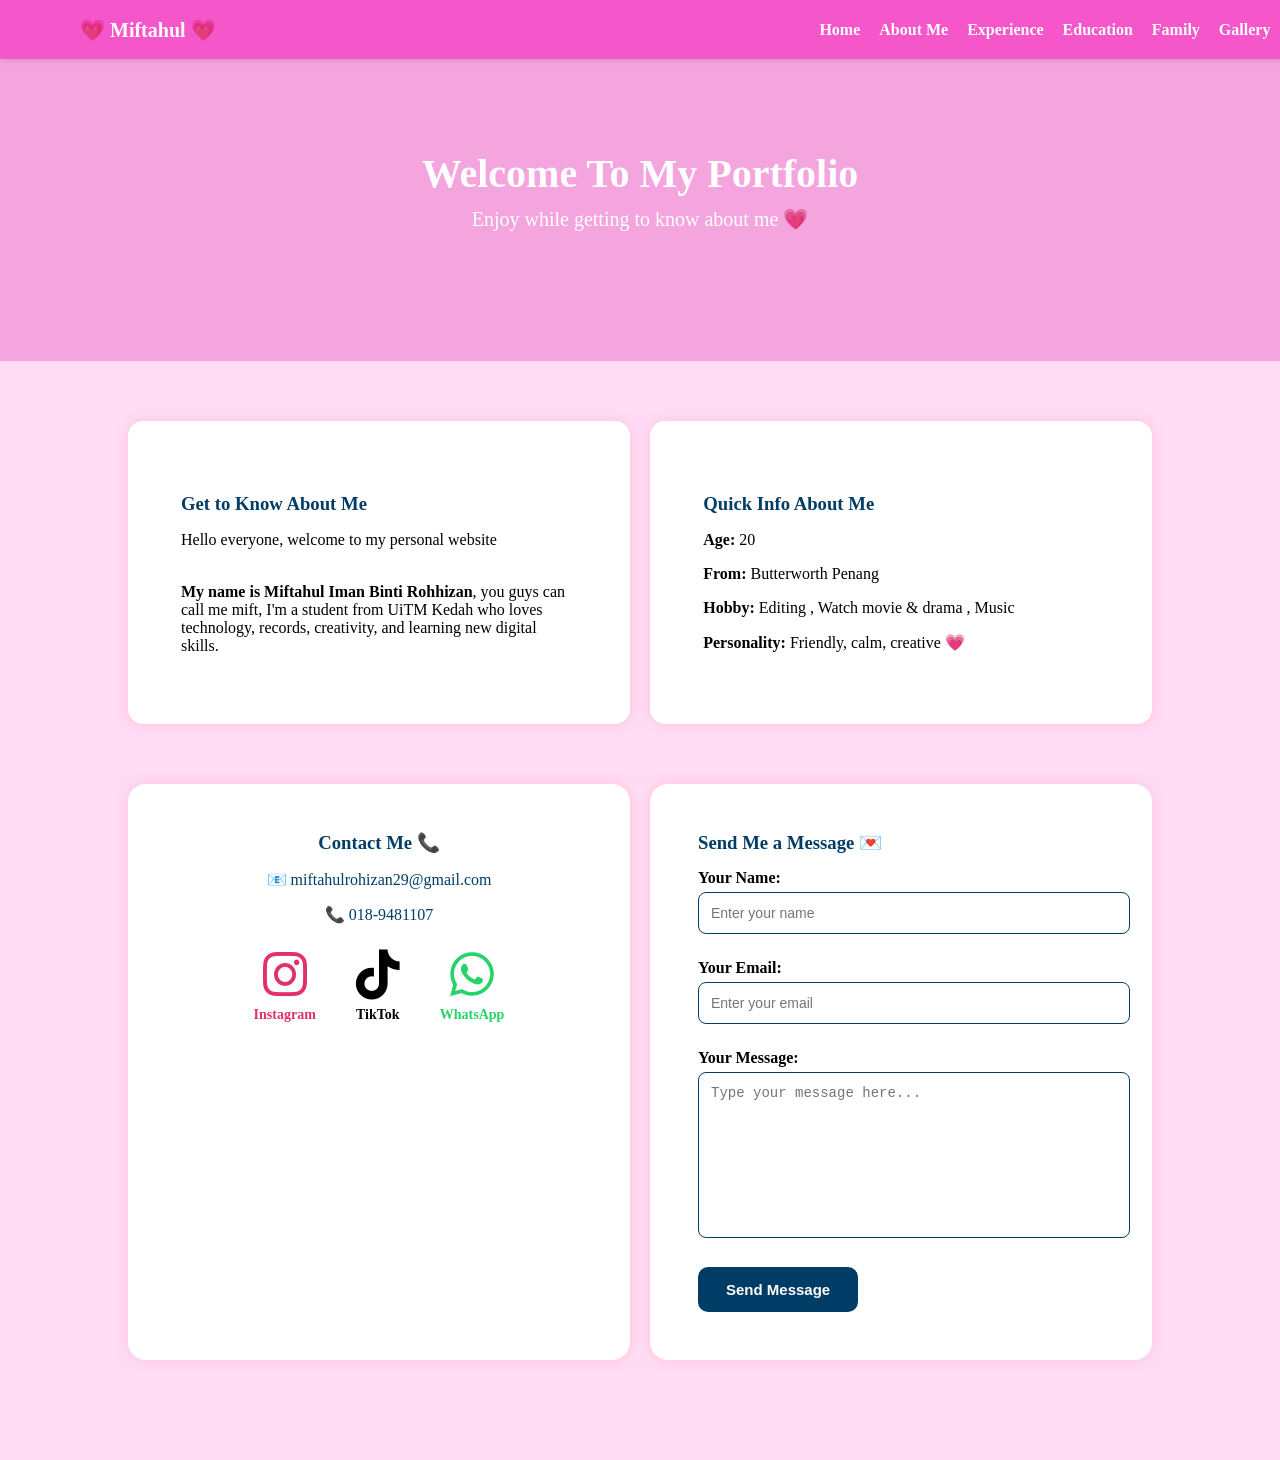
<file: index.html>
<!DOCTYPE html>
<html>
<head>
    <meta charset="UTF-8">
    <title> 💗 Miftahul Iman 💗</title>
	<!-- FONT AWESOME -->
    <link rel="stylesheet" href="https://cdnjs.cloudflare.com/ajax/libs/font-awesome/6.4.0/css/all.min.css" />

    <style>
        /* Soft glow */
        .glow-box {
            box-shadow: 0 0 12px rgba(255, 170, 200, 0.5);
            transition: 0.3s ease;
            opacity: 0;
            font-family: "Times New Roman", Times, serif;
        }
        .glow-box:hover {
            box-shadow: 0 0 22px rgba(255, 120, 180, 0.85);
            transform: translateY(-5px);
        }

        .shake:hover {
            animation: shakeAnim 0.4s ease;
        }
        @keyframes shakeAnim {
            0% { transform: translateX(0); }
            25% { transform: translateX(-3px); }
            50% { transform: translateX(3px); }
            75% { transform: translateX(-3px); }
            100% { transform: translateX(0); }
        }

        .gradient-border {
            border: 3px solid transparent;
            background-image: linear-gradient(#fff, #fff),
                              linear-gradient(45deg, #ffb6d5, #b2e5ff);
            background-origin: border-box;
            background-clip: content-box, border-box;
        }

        .glow-btn {
            transition: 0.3s;
            font-family: "Times New Roman", Times, serif;
        }
        .glow-btn:hover {
            box-shadow: 0 0 15px rgba(255, 100, 150, 0.9);
            transform: scale(1.05);
        }

        @keyframes fadeIn {
            from { opacity: 0; }
            to { opacity: 1; }
        }

        body {
            margin:0;
            background: #ffcce7; /* solid pink */
            font-family: "Times New Roman", Times, serif;
        }

        /* Navbar container */
        .navbar {
            display:flex;
            justify-content:space-between;
            align-items:center;
            padding:17.5px 80px;
            background:#f556ca;
            position:fixed;
            top:0;
            left:0;
            width:93%;
            box-shadow:0 2px 5px rgba(0,0,0,0.1);
            z-index:1000;
            font-family: 'Times New Roman', serif;
        }

        /* Logo */
        .navbar .logo {
            color:white;
            font-weight:bold;
            font-size:20px;
        }

        /* Links */
        .navbar .nav-links a {
            margin-left:15px;
            text-decoration:none;
            color:white;
            font-weight:bold;
            position:relative;
            transition: 0.3s ease, box-shadow 0.3s ease;
        }

        /* Hover & focus glow effect */
        .navbar .nav-links a:hover,
        .navbar .nav-links a:focus {
            color:#fff;
            text-shadow: 0 0 5px #fff, 0 0 10px #ff85d0, 0 0 20px #ff14b7;
            box-shadow: 0 0 15px #ff14b7, 0 0 25px #ff85d0;
            transform: translateY(-2px);
        }

        /* Optional: subtle pulsing animation on hover */
        @keyframes neonPulse {
            0%, 100% { text-shadow: 0 0 5px #fff, 0 0 10px #ff85d0, 0 0 20px #ff14b7; }
            50% { text-shadow: 0 0 10px #fff, 0 0 20px #ff85d0, 0 0 30px #ff14b7; }
        }
        .navbar .nav-links a:hover {
            animation: neonPulse 1.5s infinite alternate;
        }

        /* WRAPPER FLEX */
        .contact-message-wrapper{
            display:flex;
            flex-wrap:wrap;
            justify-content:space-between;
            gap:20px;
            width:80%;
            margin:60px auto;
        }

        /* BOX STYLING */
        .contact-box, .message-box{
            flex:1;
            min-width:280px;
            padding:45px;
            background:white;
            border-radius:18px;
            text-align:center;
        }

        /* HEADING */
        .contact-box h3, .message-box h3{
            color:#003d66;
            margin-top:0;
            margin-bottom:15px;
        }

        /* LINKS */
        .contact-box a{
            text-decoration:none;
            color:#003d66;
        }

        /* SOCIAL ICON GRID */
        .social-grid{
            display:flex;
            flex-wrap:wrap;
            justify-content:center;
            gap:40px;
            margin-top:25px;
        }

        .social-icon{
            display:flex;
            flex-direction:column;
            align-items:center;
            text-decoration:none;
            font-weight:bold;
            transition:0.3s;
        }

        .social-icon i{
            font-size:50px;
            margin-bottom:8px;
            transition:0.3s;
        }

        .social-icon span{
            font-size:14px;
        }

        .social-icon.instagram i, .social-icon.instagram span{
            color:#E1306C;
        }
        .social-icon.tiktok i, .social-icon.tiktok span{
            color:#000000;
        }
        .social-icon.whatsapp i, .social-icon.whatsapp span{
            color:#25D366;
        }

        /* hover */
        .social-icon:hover i{
            transform:scale(1.2);
            color:#ff4081;
        }

        /* SEND MESSAGE FORM */
        .message-box{
            text-align:left;
        }

        .message-box label{
            font-weight:bold;
            display:block;
            margin-top:10px;
            margin-bottom:5px;
        }

        .message-box input, .message-box textarea{
            width:100%;
            padding:12px;
            border-radius:8px;
            border:1px solid #003d66;
            font-size:14px;
            margin-bottom:15px;
        }

        .message-box textarea{
            height:140px;
            resize:none;
        }

        .message-box button{
            margin-top:10px;
            padding:14px 28px;
            background:#003d66;
            color:white;
            border:none;
            border-radius:10px;
            font-weight:bold;
            font-size:15px;
            cursor:pointer;
        }

        /* RESPONSIVE */
        @media(max-width:768px){
            .contact-message-wrapper{
                flex-direction:column;
            }

            .contact-box, .message-box{
                text-align:center;
            }

            .message-box{
                text-align:left;
            }
        }
    </style>
</head>
<body>

<!-- NAVBAR -->
<div class="navbar">
    <div class="logo">💗 Miftahul 💗</div>
    <div class="nav-links">
        <a href="index.html">Home</a>
        <a href="about.html">About Me</a>
        <a href="experience.html">Experience</a>
        <a href="education.html">Education</a>
        <a href="family.html">Family</a>
        <a href="gallery.html">Gallery</a>
    </div>
</div>

<!-- HEADER DENGAN BACKGROUND WARNA -->
<div style="padding:70px 0 100px 0; text-align:center; background-color: #f4a5de;">
    <header style="text-align:center; padding:40px 0 10px 0; margin-top:40px; font-family: 'Times New Roman', Times, serif;">
        <h1 style="color:white; font-size:40px; margin:0;"> Welcome To My Portfolio </h1>
        <p style="color:white; font-size:20px; margin-top:10px;"> Enjoy while getting to know about me 💗</p>
    </header>
</div>

<!-- SECTION BAWAH -->
<div style="background:#ffdcf4; padding:60px 0 40px 0;">
    <!-- 2 BOXES -->
    <div style="display:flex; justify-content:space-between; width:80%; margin:0 auto; gap:2%;">
        <div class="glow-box gradient-border shake" style="flex:1; padding:50px; border-radius:15px; background:white; text-align:left;">
            <h3 style="color:#003d66; margin-bottom:15px;">Get to Know About Me</h3>
            <p>Hello everyone, welcome to my personal website</p><br>
			<strong>My name is Miftahul Iman Binti Rohhizan</strong>, you guys can call me mift, I'm a student from UiTM Kedah who loves technology, records, creativity, and learning new digital skills.</p>
        </div>

        <div class="glow-box gradient-border shake" style="flex:1; padding:50px; border-radius:15px; background:white; text-align:left;">
            <h3 style="color:#003d66; margin-bottom:15px;">Quick Info About Me</h3>
            <p><strong>Age:</strong> 20</p>
            <p><strong>From:</strong> Butterworth Penang</p>
            <p><strong>Hobby:</strong> Editing , Watch movie & drama , Music</p>
            <p><strong>Personality:</strong> Friendly, calm, creative 💗</p>
        </div>
    </div>

    <!-- CONTACT + MESSAGE BOXES -->
    <div class="contact-message-wrapper">
        <!-- CONTACT ME -->
      <div class="contact-box glow-box gradient-border shake">
    <h3>Contact Me 📞</h3>
    <p>📧 <a href="mailto:miftahulrohizan29@gmail.com" target="_blank">miftahulrohizan29@gmail.com</a></p>
    <p>📞 <a href="tel:+60189481107">018-9481107</a></p>

    <!-- SOCIAL ICONS GRID -->
    <div class="social-grid">
        <a href="https://www.instagram.com/justmiftt" target="_blank" class="social-icon instagram">
            <i class="fab fa-instagram"></i>
            <span>Instagram</span>
        </a>
        <a href="https://www.tiktok.com/@yokiesz" target="_blank" class="social-icon tiktok">
            <i class="fab fa-tiktok"></i>
            <span>TikTok</span>
        </a>
        <a href="https://wa.me/qr/WFS4VMMSI77RC1" target="_blank" class="social-icon whatsapp">
            <i class="fab fa-whatsapp"></i>
            <span>WhatsApp</span>
        </a>
    </div>
</div>

        <!-- SEND MESSAGE -->
        <div class="message-box glow-box gradient-border shake">
            <h3>Send Me a Message 💌</h3>
            <label>Your Name:</label>
            <input type="text" id="userName" placeholder="Enter your name">
            <label>Your Email:</label>
            <input type="email" id="userEmail" placeholder="Enter your email">
            <label>Your Message:</label>
            <textarea id="userMessage" placeholder="Type your message here..."></textarea>
            <button id="sendMessageBtn">Send Message</button>
        </div>
    </div>
</div>

<script>
document.getElementById("sendMessageBtn").addEventListener("click", function(){
    const name = document.getElementById("userName").value.trim();
    const email = document.getElementById("userEmail").value.trim();
    const message = document.getElementById("userMessage").value.trim();

    if(name === "" || email === "" || message === ""){
        alert("Please fill all fields before sending.");
        return;
    }

    alert(`Hi ${name}! Your message has been sent to email: miftahulrohizan29@gmail.com`);

    document.getElementById("userName").value = "";
    document.getElementById("userEmail").value = "";
    document.getElementById("userMessage").value = "";
});

window.addEventListener('DOMContentLoaded', () => {
    document.querySelectorAll('.glow-box').forEach(el => {
        el.style.animation = 'fadeIn 1s forwards';
    });
});
</script>

</body>
</html>
</file>
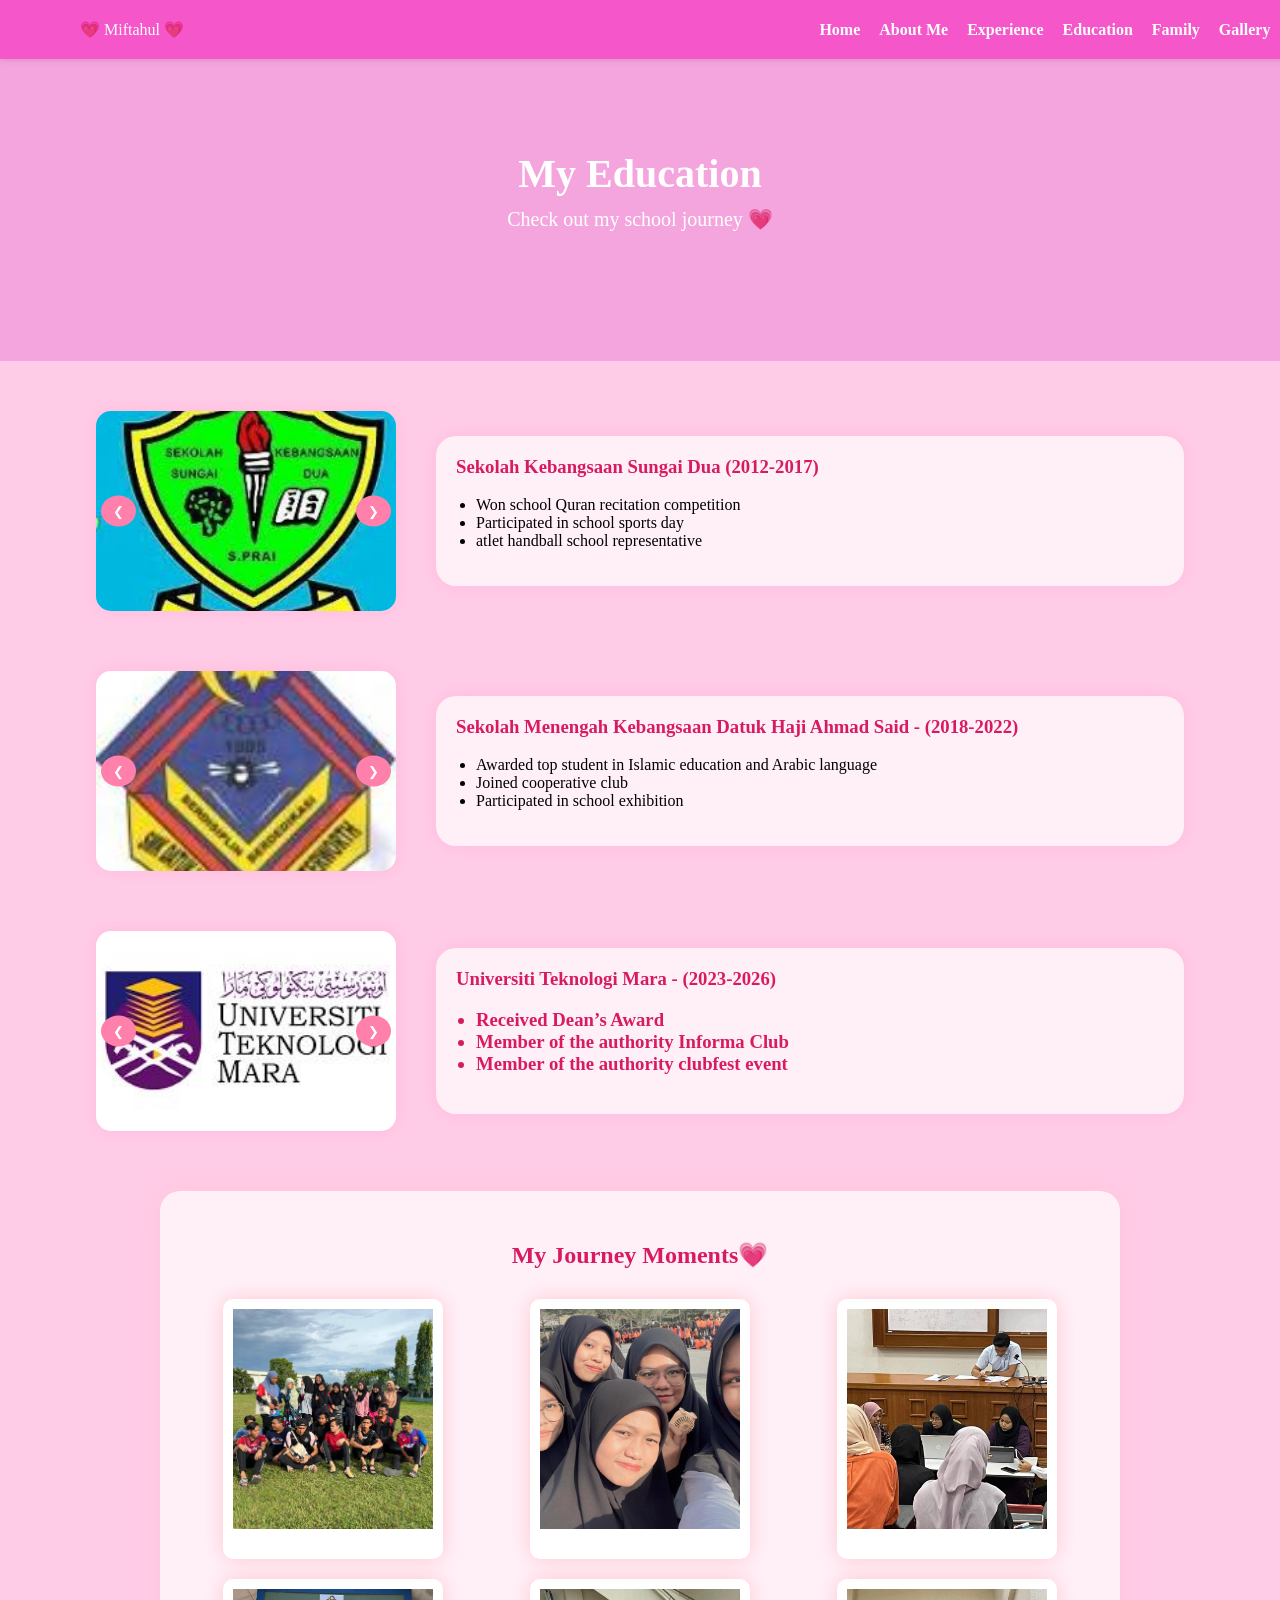
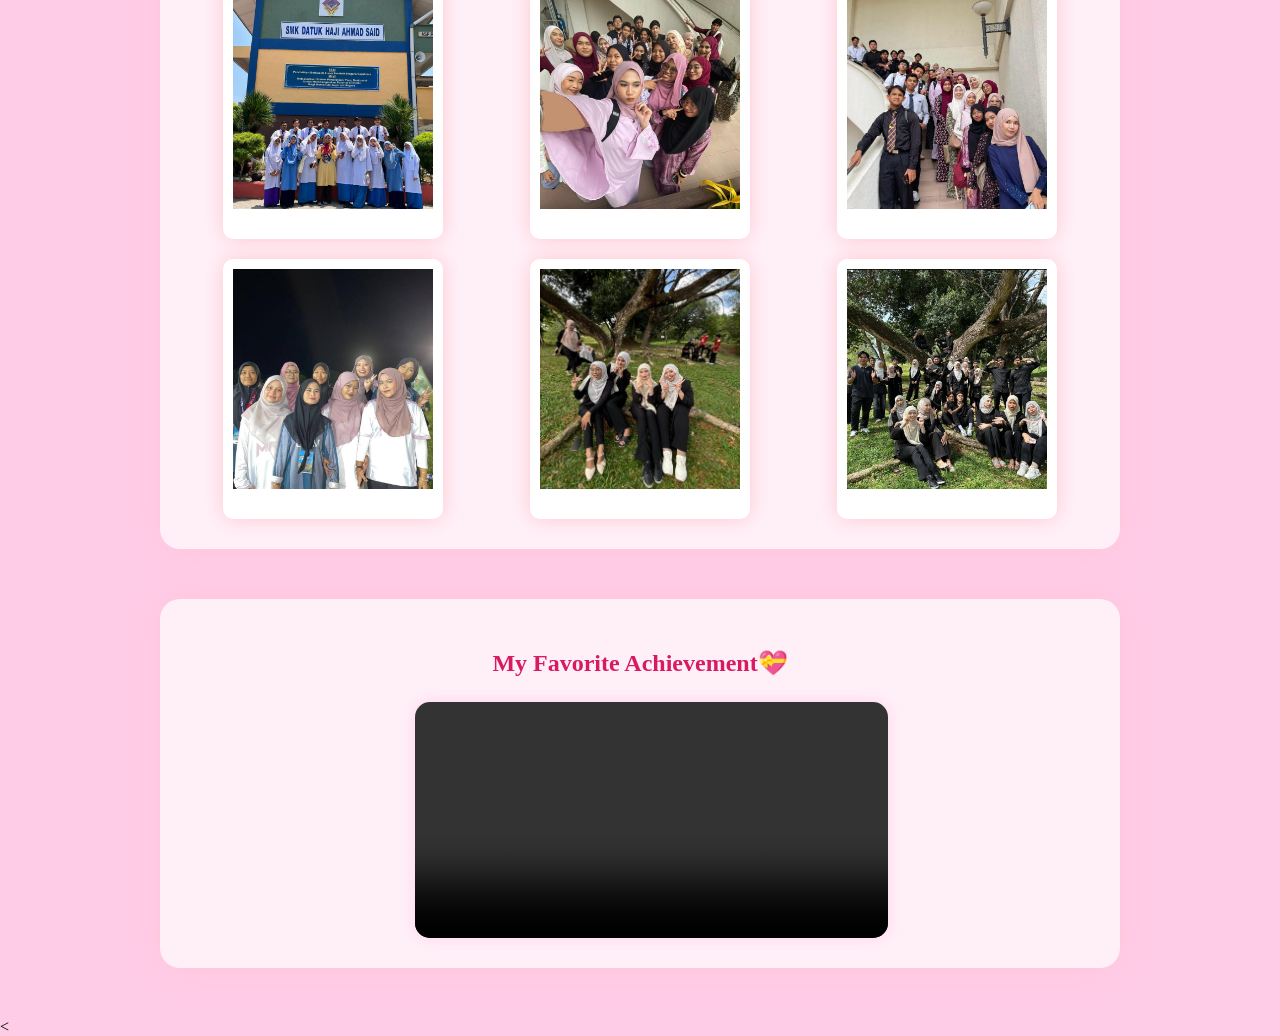
<file: education.html>
<!DOCTYPE html>
<html lang="en">
<head>
<meta charset="UTF-8">
<title>💗 Miftahul Iman 💗 - Education & Journey</title>
<style>
    body {
        margin:0;
        font-family:"Times New Roman", Times, serif;
        background:#ffcce7;
    }

    /* NAVBAR */
.navbar {
    display:flex; justify-content:space-between; align-items:center;
    padding:20px 80px; background:#f556ca; color:white;
    position:fixed; top:0; left:0; width:93%;
    box-shadow:0 2px 5px rgba(0,0,0,0.1);
    z-index:1000;
}
.navbar a {
    color:white; margin-left:15px; text-decoration:none;
    font-weight:bold;
    transition: 0.3s ease, box-shadow 0.3s ease;
}

/* Hover & focus glow effect */
.navbar a:hover,
.navbar a:focus {
    color:#fff;
    text-shadow: 0 0 5px #fff, 0 0 10px #ff85d0, 0 0 20px #ff14b7;
}

    /* Header */
    .page-header {
        padding:150px 0 110px 0; text-align:center; background:#f4a5de; color:white;
    }
    .page-header h1 { font-size:40px; margin:0; }
    .page-header p { font-size:20px; margin-top:10px; }

    /* Section */
    .edu-section {
        display:flex; justify-content:center; align-items:center;
        gap:40px; width:85%; margin:0 auto 60px auto;
    }

    /* Slideshow */
    .slideshow {
        position:relative;
        width:300px;
        height:200px;
        overflow:hidden;
        border-radius:15px;
        box-shadow:0 0 15px rgba(255,150,200,0.3);
    }
    .slide-img {
        width:100%;
        height:100%;
        object-fit:cover;
        display:none;
    }
    .slide-img.active { display:block; }
    .slide-btn {
        position:absolute; top:50%; transform:translateY(-50%);
        background:#ff80ab; border:none; color:white; border-radius:50%;
        padding:8px 12px; cursor:pointer;
    }
    .slide-btn.left { left:5px; }
    .slide-btn.right { right:5px; }

    /* Info Box */
    .info-box {
        flex:1;
        background:#fff0f8;
        padding:20px;
        border-radius:20px;
        box-shadow:0 0 15px rgba(255,150,200,0.3);
        transition: transform 0.3s ease, box-shadow 0.3s ease;
    }
    .info-box h3 { margin-top:0; color:#d81b60; }
    .info-box ul { padding-left:20px; }

    .info-box:hover {
        transform: translateY(-5px);
        box-shadow:0 0 25px rgba(255,128,180,0.5);
    }

    /* Journey Box */
    .journey-box {
        width:90%;
        max-width:1000px;
        background:#fff0f8;
        margin:0 auto 60px auto;
        padding:30px;
        border-radius:25px;
        box-shadow:0 0 20px rgba(255,150,200,0.3);
        text-align:center;
        transition: transform 0.3s ease, box-shadow 0.3s ease;
    }
    .journey-box h2 { color:#d81b60; margin-bottom:25px; }

    .journey-box:hover {
        transform: translateY(-5px);
        box-shadow:0 0 25px rgba(255,128,180,0.5);
    }

    .journey-grid {
        display:grid;
        grid-template-columns:repeat(3, 1fr);
        gap:20px;
    }
    .journey-grid img {
        width:100%;
        height:150px;
        object-fit:cover;
        border-radius:15px;
        opacity:0;
        transform: translateY(20px);
        transition: 0.5s ease;
    }
    .journey-grid img.show { opacity:1; transform: translateY(0); }

    /* Box glow naik-turun animation */
    @keyframes glowUp {
        0% { transform: translateY(0); box-shadow:0 0 15px rgba(255,150,200,0.3); }
        50% { transform: translateY(-5px); box-shadow:0 0 25px rgba(255,128,180,0.8); }
        100% { transform: translateY(0); box-shadow:0 0 15px rgba(255,150,200,0.3); }
		
    }
</style>
</head>
<body>

<!-- Navbar -->
<div class="navbar">
    <div>💗 Miftahul 💗</div>
    <div>
        <a href="index.html">Home</a>
        <a href="about.html">About Me</a>
        <a href="experience.html">Experience</a>
        <a href="education.html">Education</a>
        <a href="family.html">Family</a>
        <a href="gallery.html">Gallery</a>
    </div>
</div>

<!-- Header -->
<div class="page-header">
    <h1>My Education</h1>
    <p>Check out my school journey 💗</p>
</div>

<main style="margin-top:50px;">

    <!-- Primary School -->
    <div class="edu-section">
        <div class="slideshow" id="slide-primary">
            <img src="primary1.jpg" class="slide-img active">
            <img src="primary2.jpg" class="slide-img">
            <img src="primary3.jpg" class="slide-img">
            <button class="slide-btn left" onclick="prevSlide('slide-primary', true)">&#10094;</button>
            <button class="slide-btn right" onclick="nextSlide('slide-primary', true)">&#10095;</button>
        </div>
        <div class="info-box">
            <h3>Sekolah Kebangsaan Sungai Dua (2012-2017)</h3>
            <ul>
                <li>Won school Quran recitation competition</li>
                <li>Participated in school sports day</li>
                <li>atlet handball school representative</li>
            </ul>
        </div>
    </div>

    <!-- Secondary School -->
    <div class="edu-section">
        <div class="slideshow" id="slide-secondary">
            <img src="secondary1.jpg" class="slide-img active">
            <img src="secondary2.jpeg" class="slide-img">
            <img src="secondary3.jpeg" class="slide-img">
            <button class="slide-btn left" onclick="prevSlide('slide-secondary', true)">&#10094;</button>
            <button class="slide-btn right" onclick="nextSlide('slide-secondary', true)">&#10095;</button>
        </div>
        <div class="info-box">
            <h3>Sekolah Menengah Kebangsaan Datuk Haji Ahmad Said - (2018-2022)</h3>
            <ul>
                <li>Awarded top student in Islamic education and Arabic language</li>
                <li>Joined cooperative club</li>
                <li>Participated in school exhibition</li>
            </ul>
        </div>
    </div>

    <!-- University -->
    <div class="edu-section">
        <div class="slideshow" id="slide-university">
            <img src="university1.jpg" class="slide-img active">
            <img src="university2.jpeg" class="slide-img">
            <img src="university3.jpeg" class="slide-img">
            <button class="slide-btn left" onclick="prevSlide('slide-university', true)">&#10094;</button>
            <button class="slide-btn right" onclick="nextSlide('slide-university', true)">&#10095;</button>
        </div>
        <div class="info-box">
            <h3>Universiti Teknologi Mara - (2023-2026)<h3>
            <ul>
                <li>Received Dean’s Award</li>
                <li>Member of the authority Informa Club</li>
                <li>Member of the authority clubfest event </li>
            </ul>
        </div>
    </div>


<style>
/* Journey Box */
.journey-box {
    max-width: 900px;
    margin: 50px auto;
    padding: 30px;
    background: #fff0f8;
    border-radius: 20px;
    text-align: center;
    box-shadow: 0 0 30px rgba(255,182,193,0.3);
}

/* GRID – GAMBAR CENTER */
.journey-grid {
    display: grid;
    grid-template-columns: repeat(3, 1fr);
    gap: 20px;
    margin-top: 30px;
    justify-items: center;
}

/* GAMBAR */
.journey-grid img {
    width: 200px;
    height: 220px;
    object-fit: cover;
    background: #fff;
    padding: 10px;
    border-radius: 10px;
    border-bottom: 20px solid #fff;
    box-shadow: 0 0 20px rgba(255,182,193,0.7);
    transition: transform 0.3s, box-shadow 0.3s;
    cursor: pointer;
}

.journey-grid img:hover {
    transform: scale(1.05);
    box-shadow: 0 0 35px rgba(255,182,193,0.9);
}

/* MODAL */
.modal {
    display: none;
    position: fixed;
    inset: 0;
    z-index: 999;
    background: rgba(0,0,0,0.8);
    justify-content: center;
    align-items: center;
}

/* MODAL POLAROID */
.modal-polaroid {
    position: relative;
    background: #fff;
    padding: 10px;
    border-bottom: 30px solid #fff;
    border-radius: 15px;
    box-shadow: 0 0 40px rgba(255,182,193,0.9);
    animation: popIn 0.3s ease-out;
}

.modal-content {
    max-width: 500px;
    max-height: 500px;
    object-fit: cover;
    border-radius: 10px;
    display: block;
    margin: 0 auto;
}

/* CLOSE BUTTON */
.close-btn {
    position: absolute;
    top: 8px;
    right: 12px;
    font-size: 30px;
    font-weight: bold;
    color: #ff69b4;
    cursor: pointer;
}

.close-btn:hover {
    color: #ff1493;
}

/* ANIMATION */
@keyframes popIn {
    from {
        transform: scale(0.6);
        opacity: 0;
    }
    to {
        transform: scale(1);
        opacity: 1;
    }
}
</style>
</head>

<body>

<div class="journey-box">
    <h2>My Journey Moments💗</h2>

    <div class="journey-grid">
        <img src="journey1.jpeg" class="clickable-img">
        <img src="journey2.jpeg" class="clickable-img">
        <img src="journey3.jpeg" class="clickable-img">
        <img src="journey4.jpeg" class="clickable-img">
        <img src="journey5.jpeg" class="clickable-img">
        <img src="journey6.jpeg" class="clickable-img">
        <img src="journey7.jpeg" class="clickable-img">
        <img src="journey8.jpeg" class="clickable-img">
        <img src="journey9.jpeg" class="clickable-img">
    </div>
</div>

<div id="modal" class="modal">
    <div class="modal-polaroid">
        <span class="close-btn">&times;</span>
        <img id="modal-img" class="modal-content">
    </div>
</div>

<script>
const modal = document.getElementById("modal");
const modalImg = document.getElementById("modal-img");
const images = document.querySelectorAll(".clickable-img");
const closeBtn = document.querySelector(".close-btn");

images.forEach(img => {
    img.onclick = () => {
        modal.style.display = "flex";
        modalImg.src = img.src;
    };
});

closeBtn.onclick = () => {
    modal.style.display = "none";
};

modal.onclick = e => {
    if (e.target === modal) {
        modal.style.display = "none";
    }
};
</script>



<script>
// Elements
const modal = document.getElementById("modal");
const modalImg = document.getElementById("modal-img");
const images = document.querySelectorAll(".clickable-img");
const closeBtn = document.querySelector(".close-btn");

// Click gambar untuk buka modal
images.forEach(img => {
    img.onclick = function() {
        modal.style.display = "flex";
        modalImg.src = this.src;
    }
});

// Click close button
closeBtn.onclick = function() {
    modal.style.display = "none";
}

// Click luar modal-polaroid untuk tutup
modal.onclick = function(e) {
    if (e.target === modal) {
        modal.style.display = "none";
    }
}
</script>


  <div class="journey-box">
    <h2>My Favorite Achievement💝</h2>
    <div style="position:relative; width:200x; max-width:50%; margin:0 auto; text-align:center;">
        <video width="105%" height="40%" controls style="border-radius:15px; box-shadow:0 0 15px rgba(255,150,200,0.3); display:block; margin:0 auto;">
            <source src="videosfavorite-achievement.mp4" type="video/mp4">
            Your browser does not support the video tag.
        </video>
    </div>
</div>


</main>

<<script>
    // Animate box naik-turun
    function animateBox(box){
        if(!box) return;
        box.style.animation = "";
        void box.offsetWidth;
        box.style.animation = "glowUp 0.4s";
    }

    // Simpan index setiap slideshow
    const slideIndexes = {};

    function showSlide(slideshowId, index){
        const container = document.getElementById(slideshowId);
        if(!container) return;

        const slides = container.getElementsByClassName('slide-img');

        if(index >= slides.length) index = 0;
        if(index < 0) index = slides.length - 1;

        slideIndexes[slideshowId] = index;

        for(let i=0;i<slides.length;i++){
            slides[i].classList.remove('active');
        }
        slides[index].classList.add('active');
    }

    function nextSlide(slideshowId){
        showSlide(slideshowId,(slideIndexes[slideshowId]||0)+1);
    }

    function prevSlide(slideshowId){
        showSlide(slideshowId,(slideIndexes[slideshowId]||0)-1);
    }

    // Init semua slideshow (start dari gambar pertama)
    document.addEventListener("DOMContentLoaded",()=>{
        document.querySelectorAll('.slideshow').forEach(slide=>{
            slideIndexes[slide.id] = 0;
            showSlide(slide.id,0);
        });
    });

    // Fade-in journey images
    window.addEventListener('DOMContentLoaded', () => {
        const imgs = document.querySelectorAll('.journey-grid img');
        imgs.forEach((img,i)=>{ 
            setTimeout(()=>{ img.classList.add('show'); }, i*200); 
        });
    });
</script>


</body>
</html>
</file>
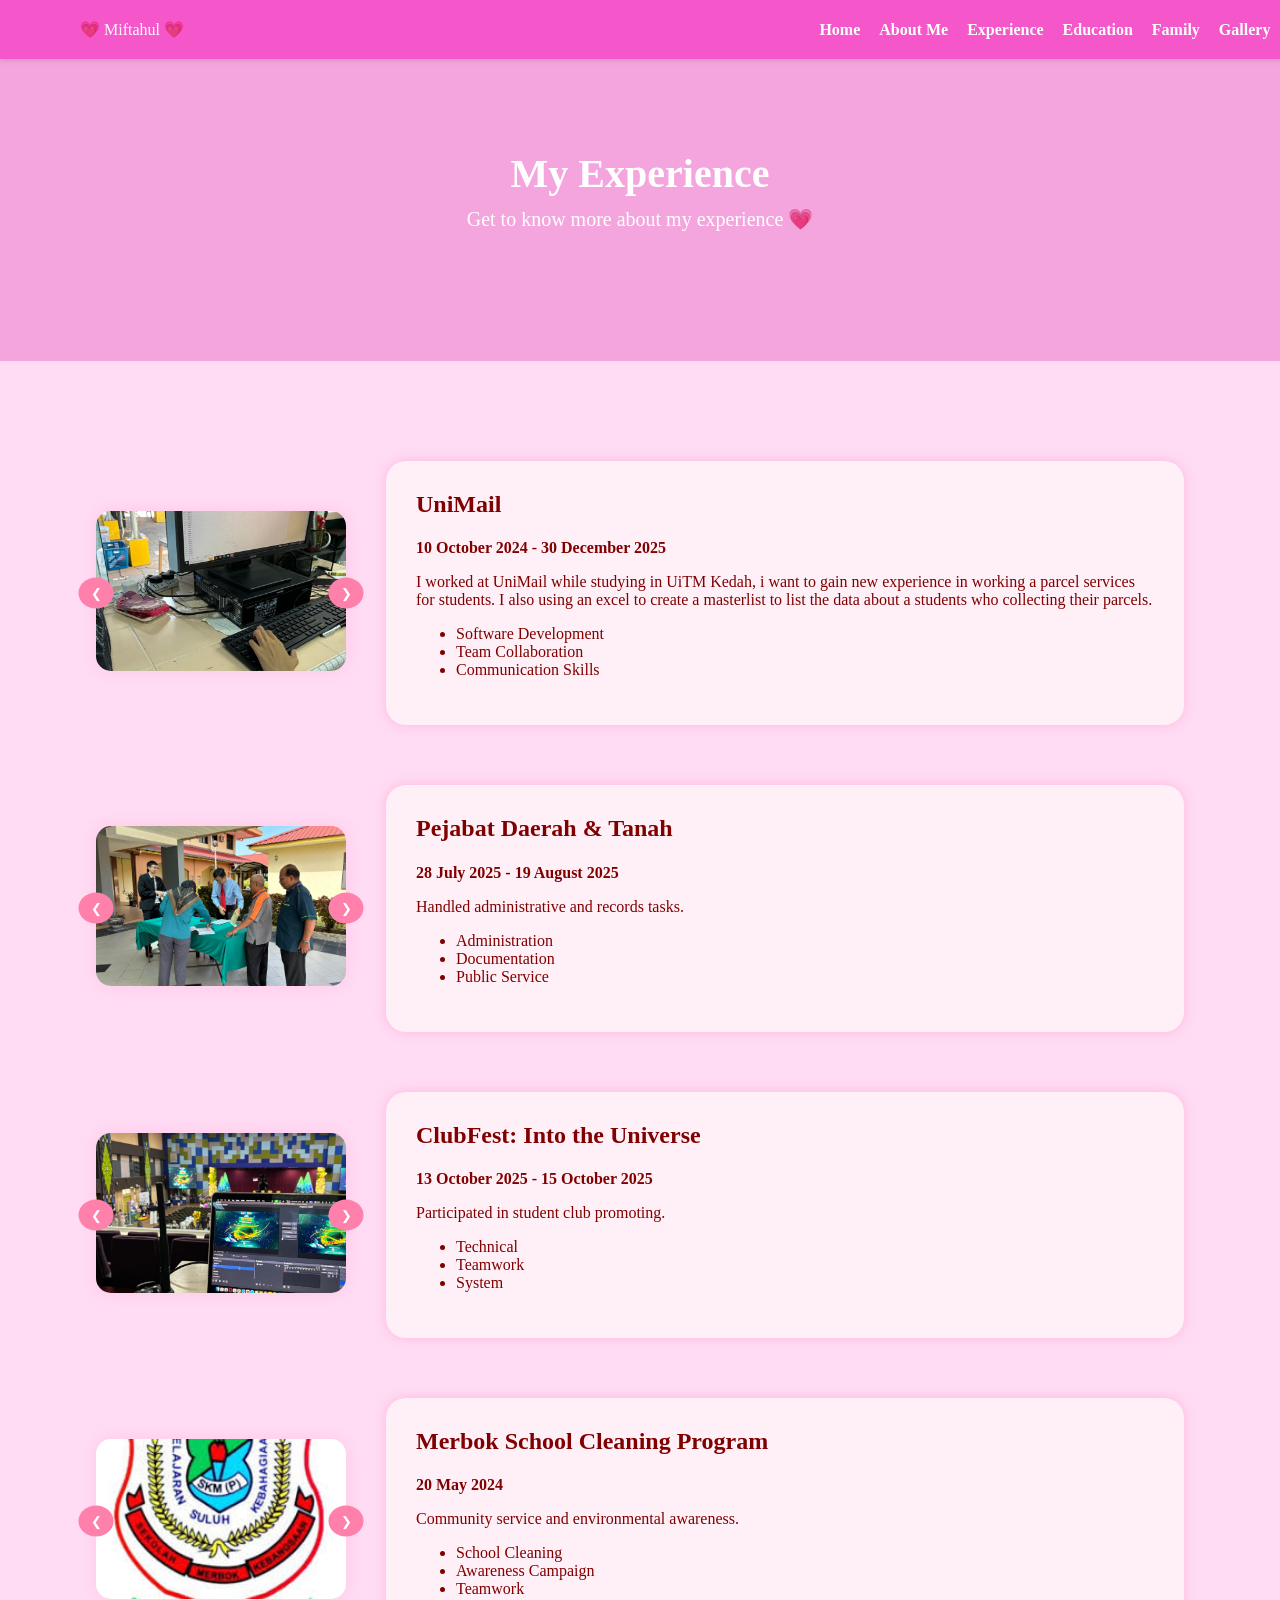
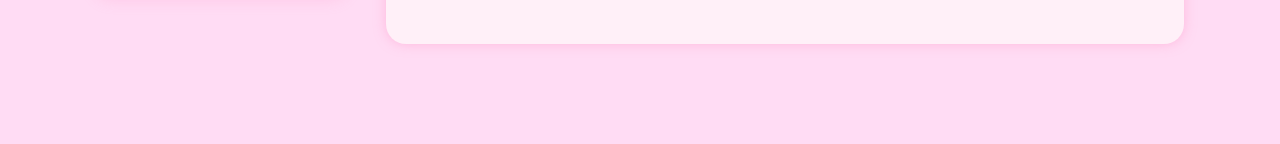
<file: experience.html>
<!DOCTYPE html>
<html lang="en">
<head>
<meta charset="UTF-8">
<title>💗 Miftahul Iman 💗</title>
<style>
<style>
/* Info box styling */
.info-box {
    background: #fff0f5; /* light background */
    padding: 25px;
    border-radius: 15px;
    margin-top: 20px;
    color: maroon; /* semua teks warna maroon */
}

.info-box h2 {
    margin-top: 0;
    color: maroon; /* heading warna maroon */
}

.info-box h4 {
    color: maroon; /* subheading */
    margin-bottom: 15px;
}

.info-box p {
    color: maroon; /* paragraph */
}

.info-box ul li {
    color: maroon; /* list items */
}

    html, body {
        margin:0;
        padding:0;
        height:100%;
        display:flex;
        flex-direction:column;
        font-family:'Times New Roman', Times, serif;
        background:#ffcce7;
    }
    main { flex:1; }

   /* NAVBAR */
.navbar {
    display:flex; justify-content:space-between; align-items:center;
    padding:20px 80px; background:#f556ca; color:white;
    position:fixed; top:0; left:0; width:93%;
    box-shadow:0 2px 5px rgba(0,0,0,0.1);
    z-index:1000;
}
.navbar a {
    color:white; margin-left:15px; text-decoration:none;
    font-weight:bold;
    transition: 0.3s ease, box-shadow 0.3s ease;
}

/* Hover & focus glow effect */
.navbar a:hover,
.navbar a:focus {
    color:#fff;
    text-shadow: 0 0 5px #fff, 0 0 10px #ff85d0, 0 0 20px #ff14b7;
}

    .page-header {
        padding:150px 0 110px 0;
        text-align:center;
        background-color:#f4a5de;
        color:white;
    }
    .page-header h1 { font-size:40px; margin:0; }
    .page-header p { font-size:20px; margin-top:10px; }

    .section-container {
        width:85%;
        margin:60px auto;
        display:flex;
        gap:40px;
        flex-wrap:wrap;
        align-items:center;
    }

    .slide-container {
        flex:1;
        min-width:200px;
        max-width:250px;
        position:relative;
        text-align:center;
    }
    .slide-container img {
        width:100%;
        height:160px;
        border-radius:15px;
        object-fit:cover;
        box-shadow:0 0 15px rgba(255,150,200,0.3);
    }
    .slide-btn {
        position:absolute;
        top:50%;
        transform:translateY(-50%);
        background:#ff80ab;
        border:none;
        color:white;
        border-radius:50%;
        padding:8px 12px;
        cursor:pointer;
        z-index:10;
    }
    .slide-btn.left { left:0; transform:translate(-50%, -50%); }
    .slide-btn.right { right:0; transform:translate(50%, -50%); }

    
   /* Info box */
.info-box {
    flex:1;
    min-width:300px;
    background:#fff0f8; /* satu warna pink */
    padding:30px;
    border-radius:20px;
    box-shadow:0 0 12px rgba(255,150,200,0.5);
    transition: transform 0.3s ease, box-shadow 0.3s ease;
    position:relative;
}

/* Animation naik + glow bila arrow ditekan */
.info-box.active {
    animation: glowUp 0.4s forwards;
}

@keyframes glowUp {
    0% { transform: translateY(0); box-shadow:0 0 12px rgba(255,150,200,0.5); }
    50% { transform: translateY(-15px); box-shadow:0 0 25px rgba(255,128,180,0.8); }
    100% { transform: translateY(0); box-shadow:0 0 12px rgba(255,150,200,0.5); }
}

/* Hover glow ringan */
.info-box:hover {
    transform: translateY(-5px);
    box-shadow:0 0 20px rgba(255,128,180,0.6);
}


    /* Hover glow */
    .info-box:hover {
        box-shadow:0 0 25px rgba(255,128,180,0.5);
        transform: translateY(-5px);
    }
    
    
</style>
</head>
<body>

<!-- NAVBAR -->
<div class="navbar">
    <div> 💗 Miftahul 💗</div>
    <div>
        <a href="index.html">Home</a>
        <a href="about.html">About Me</a>
        <a href="experience.html">Experience</a>
        <a href="education.html">Education</a>
        <a href="family.html">Family</a>
        <a href="gallery.html">Gallery</a>
    </div>
</div>

<main>
    <div class="page-header">
        <h1>My Experience</h1>
        <p>Get to know more about my experience 💗</p>
    </div>

    <!-- EXPERIENCE -->
    <div style="background:#ffdcf4; padding:40px 0;">

        <!-- UNIMAIL -->
        <div class="section-container">
            <div class="slide-container">
                <img id="unimailSlide" src="unimail1.jpeg">
                <button class="slide-btn left" onclick="prevUnimail()">&#10094;</button>
                <button class="slide-btn right" onclick="nextUnimail()">&#10095;</button>
            </div>

            <div class="info-box" id="unimailBox">
                <h2>UniMail</h2>
                <h4>10 October 2024 - 30 December 2025</h4>
                <p>I worked at UniMail while studying in UiTM Kedah, i want to gain new experience in working a parcel services for students. I also using an excel to create a masterlist to list the data about a students who collecting their parcels.</p>
                <ul>
                    <li>Software Development</li>
                    <li>Team Collaboration</li>
                    <li>Communication Skills</li>
                </ul>
            </div>
        </div>

        <!-- PEJABAT DAERAH -->
        <div class="section-container">
            <div class="slide-container">
                <img id="pdSlide" src="pd1.jpeg">
                <button class="slide-btn left" onclick="prevPd()">&#10094;</button>
                <button class="slide-btn right" onclick="nextPd()">&#10095;</button>
            </div>

            <div class="info-box" id="pdBox">
                <h2>Pejabat Daerah & Tanah</h2>
                <h4>28 July 2025 - 19 August 2025</h4>
                <p>Handled administrative and records tasks.</p>
                <ul>
                    <li>Administration</li>
                    <li>Documentation</li>
                    <li>Public Service</li>
                </ul>
            </div>
        </div>

        <!-- CLUBFEST -->
        <div class="section-container">
            <div class="slide-container">
                <img id="clubSlide" src="clubfest1.jpeg">
                <button class="slide-btn left" onclick="prevClub()">&#10094;</button>
                <button class="slide-btn right" onclick="nextClub()">&#10095;</button>
            </div>

            <div class="info-box" id="clubBox">
                <h2>ClubFest: Into the Universe</h2>
                <h4>13 October 2025 - 15 October 2025 </h4>
                <p>Participated in student club promoting.</p>
                <ul>
                    <li>Technical</li>
                    <li>Teamwork</li>
                    <li>System</li>
                </ul>
            </div>
        </div>

        <!-- MERBOK -->
        <div class="section-container">
            <div class="slide-container">
                <img id="merbokSlide" src="merbok1.jpg">
                <button class="slide-btn left" onclick="prevMerbok()">&#10094;</button>
                <button class="slide-btn right" onclick="nextMerbok()">&#10095;</button>
            </div>

            <div class="info-box" id="merbokBox">
                <h2>Merbok School Cleaning Program</h2>
                <h4> 20 May 2024</h4>
                <p>Community service and environmental awareness.</p>
                <ul>
                    <li>School Cleaning</li>
                    <li>Awareness Campaign</li>
                    <li>Teamwork</li>
                </ul>
            </div>
        </div>

    </div>
</main>

<script>
function animateBox(id){
    const box=document.getElementById(id);
    box.classList.add("up");
    setTimeout(()=>box.classList.remove("up"),300);
}

/* UNIMAIL */
const unimailImgs=["unimail1.jpeg","unimail2.jpeg","unimail3.jpeg"];
let u=0;
function nextUnimail(){ u=(u+1)%unimailImgs.length; unimailSlide.src=unimailImgs[u]; animateBox("unimailBox"); }
function prevUnimail(){ u=(u-1+unimailImgs.length)%unimailImgs.length; unimailSlide.src=unimailImgs[u]; animateBox("unimailBox"); }

/* PD */
const pdImgs=["pd1.jpeg","pd2.jpeg","pd3.jpeg"];
let p=0;
function nextPd(){ p=(p+1)%pdImgs.length; pdSlide.src=pdImgs[p]; animateBox("pdBox"); }
function prevPd(){ p=(p-1+pdImgs.length)%pdImgs.length; pdSlide.src=pdImgs[p]; animateBox("pdBox"); }

/* CLUB */
const clubImgs=["clubfest1.jpeg","clubfest2.jpeg","clubfest3.jpeg"];
let c=0;
function nextClub(){ c=(c+1)%clubImgs.length; clubSlide.src=clubImgs[c]; animateBox("clubBox"); }
function prevClub(){ c=(c-1+clubImgs.length)%clubImgs.length; clubSlide.src=clubImgs[c]; animateBox("clubBox"); }

/* MERBOK */
const merbokImgs=["merbok1.jpg","merbok2.jpg","merbok3.jpg"];
let m=0;
function nextMerbok(){ m=(m+1)%merbokImgs.length; merbokSlide.src=merbokImgs[m]; animateBox("merbokBox"); }
function prevMerbok(){ m=(m-1+merbokImgs.length)%merbokImgs.length; merbokSlide.src=merbokImgs[m]; animateBox("merbokBox"); }
</script>
















</body>
</html>
</file>
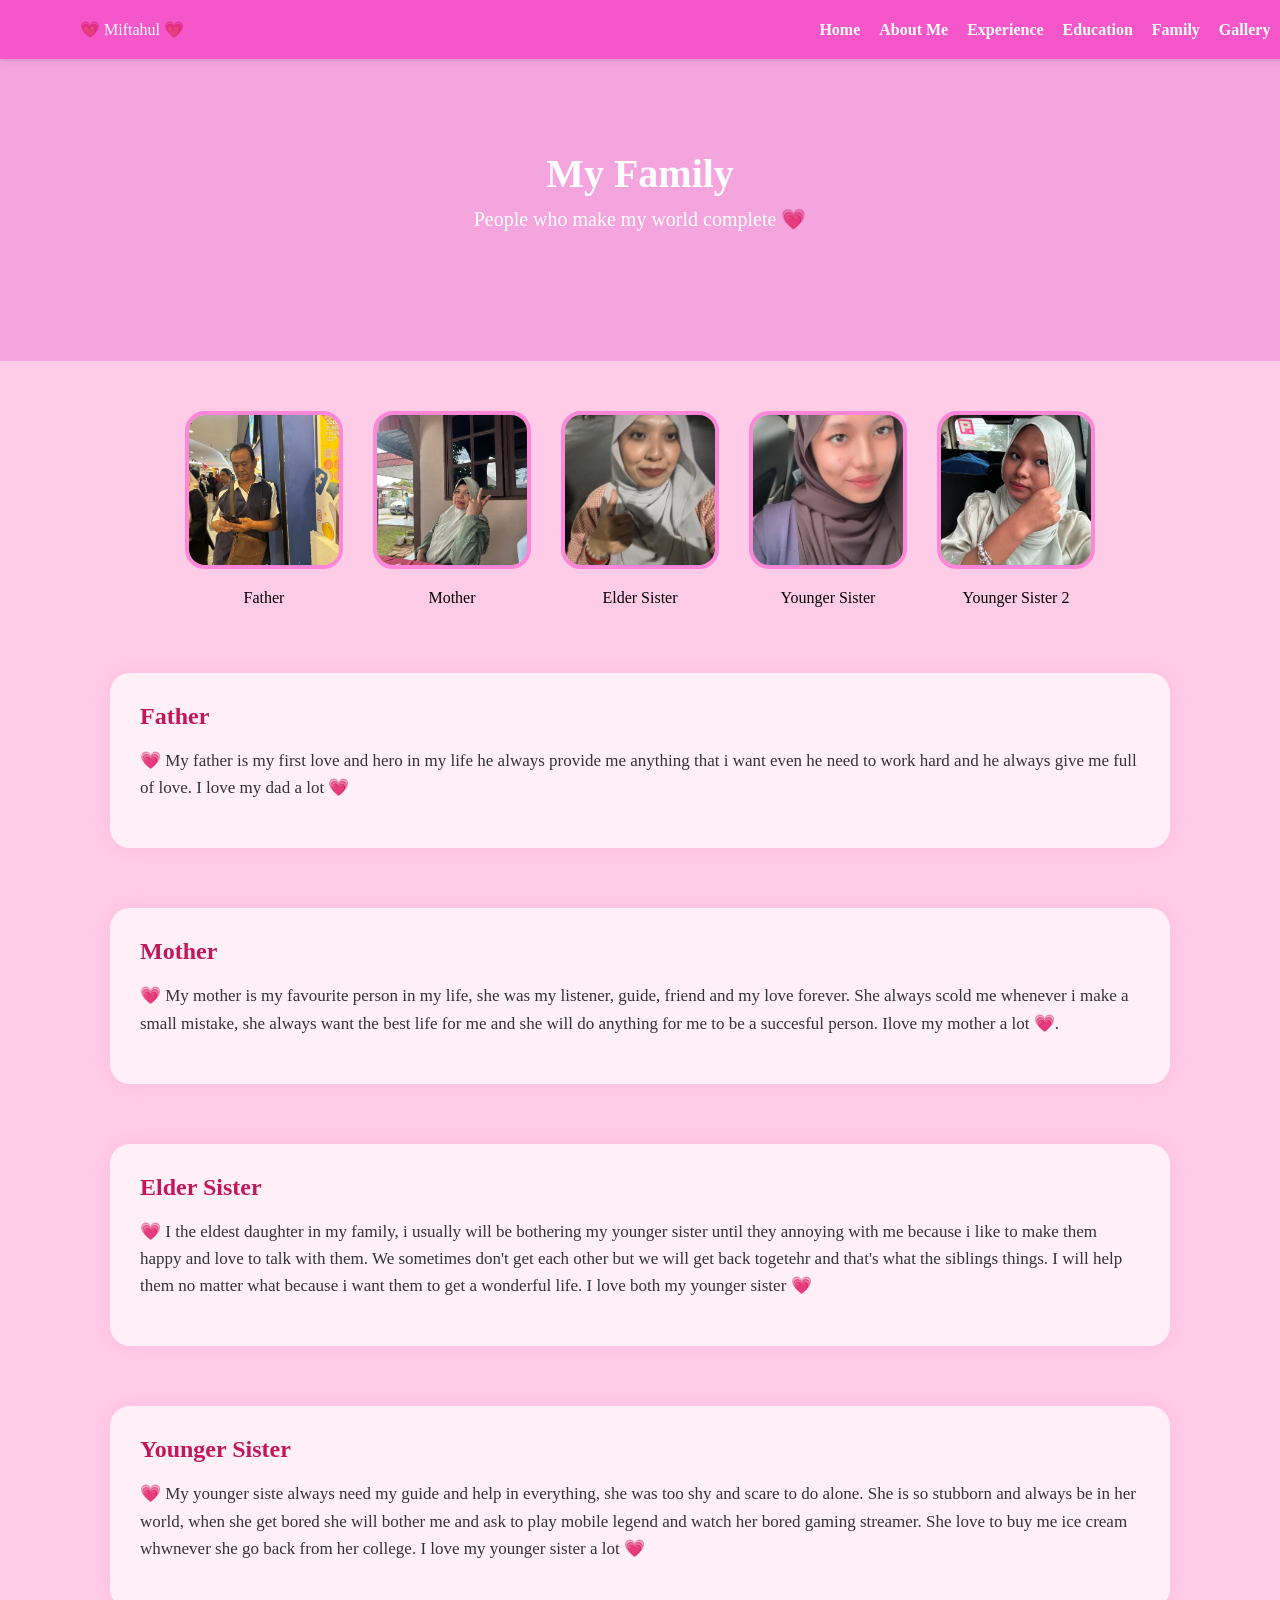
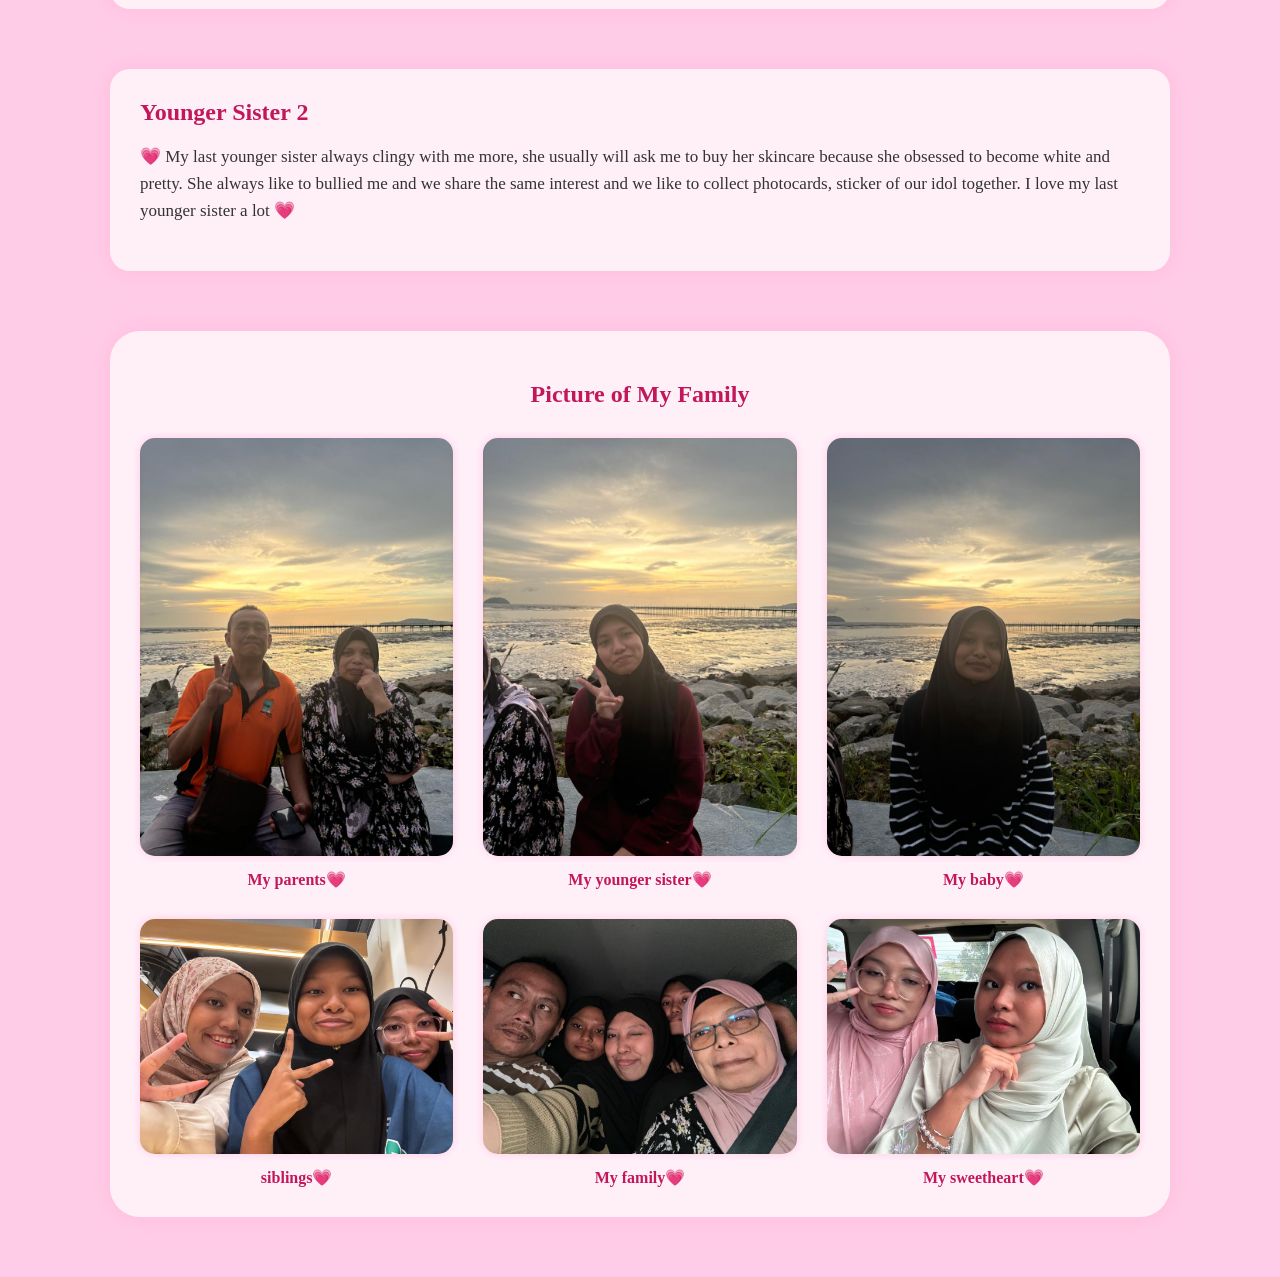
<file: family.html>
<!DOCTYPE html>
<html lang="en">
<head>
<meta charset="UTF-8">
<title>💗 Miftahul Iman 💗 - Family</title>
<style>
html, body {
    margin:0;
    padding:0;
    font-family:"Times New Roman", Times, serif;
    background:#ffcce7;
    overflow-x:hidden;
}

/* NAVBAR */
.navbar {
    display:flex; justify-content:space-between; align-items:center;
    padding:20px 80px; background:#f556ca; color:white;
    position:fixed; top:0; left:0; width:93%;
    box-shadow:0 2px 5px rgba(0,0,0,0.1);
    z-index:1000;
}
.navbar a {
    color:white; margin-left:15px; text-decoration:none;
    font-weight:bold;
    transition: 0.3s ease, box-shadow 0.3s ease;
}

/* Hover & focus glow effect */
.navbar a:hover,
.navbar a:focus {
    color:#fff;
    text-shadow: 0 0 5px #fff, 0 0 10px #ff85d0, 0 0 20px #ff14b7;
}


/* HEADER */
.page-header {
    padding:150px 0px 110px 0px;
    text-align:center;
    background:#f4a5de;
    color:white;
}
.page-header h1 { font-size:40px; margin:0; }
.page-header p { font-size:20px; margin-top:10px; }

/* PROFILE ROW */
.family-row {
    max-width:1200px;
    margin:50px auto;
    display:flex;
    justify-content:center;
    gap:30px;
    flex-wrap:wrap;
    padding:0 20px;
}

.family-item {
    text-align:center;
    cursor:pointer;
    transition: transform 0.3s ease, box-shadow 0.3s ease;
}

.family-item img {
    width:150px; height:150px;
    border-radius:20px;
    object-fit:cover;
    border:4px solid #fe86d8;
    transition: transform 0.3s ease, box-shadow 0.3s ease;
}

/* HOVER EFFECT: naik + glow */
.family-item:hover img {
    transform: translateY(-15px);
    box-shadow: 0 0 25px rgba(255,100,180,0.9);
}

/* DESCRIPTION BOXES */
.desc-section {
    max-width:1000px;
    margin:20px auto 60px auto;
    background:#fff0f8;
    padding:30px;
    border-radius:20px;
    box-shadow:0 0 20px rgba(255,150,200,0.3);
    transition: transform 0.3s ease, box-shadow 0.3s ease;
}

.desc-section:hover {
    transform: translateY(-10px);
    box-shadow:0 0 25px rgba(255,100,180,0.9);
}

.desc-section h2 {
    color:#c2185b;
    margin-top:0;
    margin-bottom:10px;
}
.desc-section p {
    font-size:17px;
    color:#333;
    line-height:1.6;
}

/* BIG FAMILY BOX (POLAROID STYLE) */
.family-big-box-container {
    max-width:1000px;
    margin:40px auto 60px auto;
    background:#fff0f8;
    padding:30px;
    border-radius:30px;
    box-shadow:0 0 20px rgba(255,150,200,0.3);
    text-align:center;
}
.family-big-box-container h2 {
    color:#c2185b;
    margin-bottom:30px;
}

/* GRID 6 IMAGES */
.family-big-box {
    display:grid;
    grid-template-columns: repeat(3, 1fr);
    gap:30px;
}

/* POLAROID IMAGE EFFECTS */
.family-big-box img {
    width:100%;
    border-radius:15px;
    object-fit:cover;
    cursor:pointer;
    box-shadow:0 0 8px rgba(255,150,200,0.4);
    transition: transform 0.3s ease, box-shadow 0.3s ease;
    animation: float 3s ease-in-out infinite;
}
.family-big-box img:hover {
    transform: translateY(-10px);
    box-shadow:0 0 25px rgba(255,100,180,0.9);
}

/* FLOAT ANIMATION */
@keyframes float {
    0% { transform: translateY(0); }
    50% { transform: translateY(-8px); }
    100% { transform: translateY(0); }
}

/* IMAGE CAPTION */
.family-desc {
    text-align:center;
    margin-top:10px;
    font-weight:bold;
    color:#c2185b;
}

/* POPUP */
#popupOverlay {
    display:none;
    position:fixed;
    top:0; left:0;
    width:100%; height:100%;
    background:rgba(0,0,0,0.7);
    justify-content:center;
    align-items:center;
    z-index:9999;
}
#popupBox {
    background:white;
    padding:20px;
    border-radius:20px;
    max-width:90%;
    max-height:90%;
    display:flex;
    flex-direction:column;
    align-items:center;
}
#popupImg {
    width:400px;
    height:400px;
    object-fit:cover;
    border-radius:15px;
    box-shadow:0 0 20px rgba(255,255,255,0.5);
}
#closeBtn {
    background:#ff4d6d;
    color:white;
    border:none;
    padding:10px 20px;
    border-radius:10px;
    cursor:pointer;
    margin-top:20px;
    font-size:16px;
}

/* RESPONSIVE */
@media screen and (max-width:900px) {
    .family-big-box { grid-template-columns: repeat(2, 1fr); }
    #popupImg { width:300px; height:300px; }
}
@media screen and (max-width:600px) {
    .family-big-box { grid-template-columns: 1fr; }
}
/* Glow + naik turun untuk box besar sama macam desc-section */
.glow-box {
    transition: transform 0.3s ease, box-shadow 0.3s ease;
    box-shadow:0 0 20px rgba(255,150,200,0.3);
}
.glow-box:hover {
    transform: translateY(-10px);
    box-shadow:0 0 25px rgba(255,100,180,0.9);
}

</style>
</head>
<body>

<!-- NAVBAR -->
<div class="navbar">
    <div>💗 Miftahul 💗</div>
    <div>
        <a href="index.html">Home</a>
        <a href="about.html">About Me</a>
        <a href="experience.html">Experience</a>
        <a href="education.html">Education</a>
        <a href="family.html">Family</a>
        <a href="gallery.html">Gallery</a>
    </div>
</div>

<!-- HEADER -->
<div class="page-header">
    <h1>My Family</h1>
    <p>People who make my world complete 💗</p>
</div>

<!-- PROFILE ROW (5 GAMBAR) -->
<div class="family-row">
    <div class="family-item" onclick="scrollToDesc('father')">
        <img src="father.jpeg">
        <p>Father</p>
    </div>
    <div class="family-item" onclick="scrollToDesc('mother')">
        <img src="mother.jpeg">
        <p>Mother</p>
    </div>
    <div class="family-item" onclick="scrollToDesc('elder')">
        <img src="elder.jpeg">
        <p>Elder Sister</p>
    </div>
    <div class="family-item" onclick="scrollToDesc('younger')">
        <img src="younger.jpeg">
        <p>Younger Sister</p>
    </div>
    <div class="family-item" onclick="scrollToDesc('younger2')">
        <img src="younger2.jpeg">
        <p>Younger Sister 2</p>
    </div>
</div>


<!-- DESCRIPTION BOXES -->
<div class="desc-section" id="father">
    <h2>Father</h2>
    <p>💗 My father is my first love and hero in my life he always provide me anything that i want even he need to work hard and he always give me full of love. I love my dad a lot 💗</p>
</div>
<div class="desc-section" id="mother">
    <h2>Mother</h2>
    <p>💗 My mother is my favourite person in my life, she was my listener, guide, friend and my love forever. She always scold me whenever i make a small mistake, she always want the best life for me and she will do anything for me to be a succesful person. Ilove my mother a lot 💗.</p>
</div>
<div class="desc-section" id="elder">
    <h2>Elder Sister</h2>
    <p>💗 I the eldest daughter in my family, i usually will be bothering my younger sister until they annoying with me because i like to make them happy and love to talk with them. We sometimes don't get each other but we will get back togetehr and that's what the siblings things. I will help them no matter what because i want them to get a wonderful life. I love both my younger sister 💗</p>
</div>
<div class="desc-section" id="younger">
    <h2>Younger Sister</h2>
    <p>💗 My younger siste always need my guide and help in everything, she was too shy and scare to do alone. She is so stubborn and always be in her world, when she get bored she will bother me and ask to play mobile legend and watch her bored gaming streamer. She love to buy me ice cream whwnever she go back from her college. I love my younger sister a lot 💗</p>
</div>
<div class="desc-section" id="younger2">
    <h2>Younger Sister 2</h2>
    <p>💗 My last younger sister always clingy with me more, she usually will ask me to buy her skincare because she obsessed to become white and pretty. She always like to bullied me and we share the same interest and we like to collect photocards, sticker of our idol together. I love my last younger sister a lot 💗</p>
</div>
<script>
function scrollToDesc(id) {
    const element = document.getElementById(id);
    const offset = -100; // untuk navbar tetap, adjust ikut tinggi navbar
    const bodyRect = document.body.getBoundingClientRect().top;
    const elementRect = element.getBoundingClientRect().top;
    const elementPosition = elementRect - bodyRect;
    const offsetPosition = elementPosition + offset;

    window.scrollTo({
        top: offsetPosition,
        behavior: "smooth"
    });
}
</script>


<!-- BIG FAMILY POLAROID BOX -->
<div class="family-big-box-container glow-box">
    <h2>Picture of My Family</h2>
    <div class="family-big-box">

        <div>
            <img src="fatherluv.jpeg" onclick="openPopup(this.src)">
            <div class="family-desc"> My parents💗</div>
        </div>

        <div>
            <img src="motherluv.jpeg" onclick="openPopup(this.src)">
            <div class="family-desc"> My younger sister💗</div>
        </div>

        <div>
            <img src="elderluv.jpeg" onclick="openPopup(this.src)">
            <div class="family-desc">My baby💗</div>
        </div>

        <div>
            <img src="youngerluv.jpeg" onclick="openPopup(this.src)">
            <div class="family-desc">siblings💗</div>
        </div>

        <div>
            <img src="younger2luv.jpeg" onclick="openPopup(this.src)">
            <div class="family-desc">My family💗</div>
        </div>

        <div>
            <img src="onehappyfamily.jpeg" onclick="openPopup(this.src)">
            <div class="family-desc">My sweetheart💗</div>
        </div>

    </div>
</div>


<!-- POPUP -->
<div id="popupOverlay">
    <div id="popupBox">
        <img id="popupImg">
        <button id="closeBtn" onclick="closePopup()">Close</button>
    </div>
</div>

<script>
function openPopup(src){
    document.getElementById("popupImg").src = src;
    document.getElementById("popupOverlay").style.display = "flex";
}
function closePopup(){
    document.getElementById("popupOverlay").style.display = "none";
}
</script>

</body>
</html>
</file>
